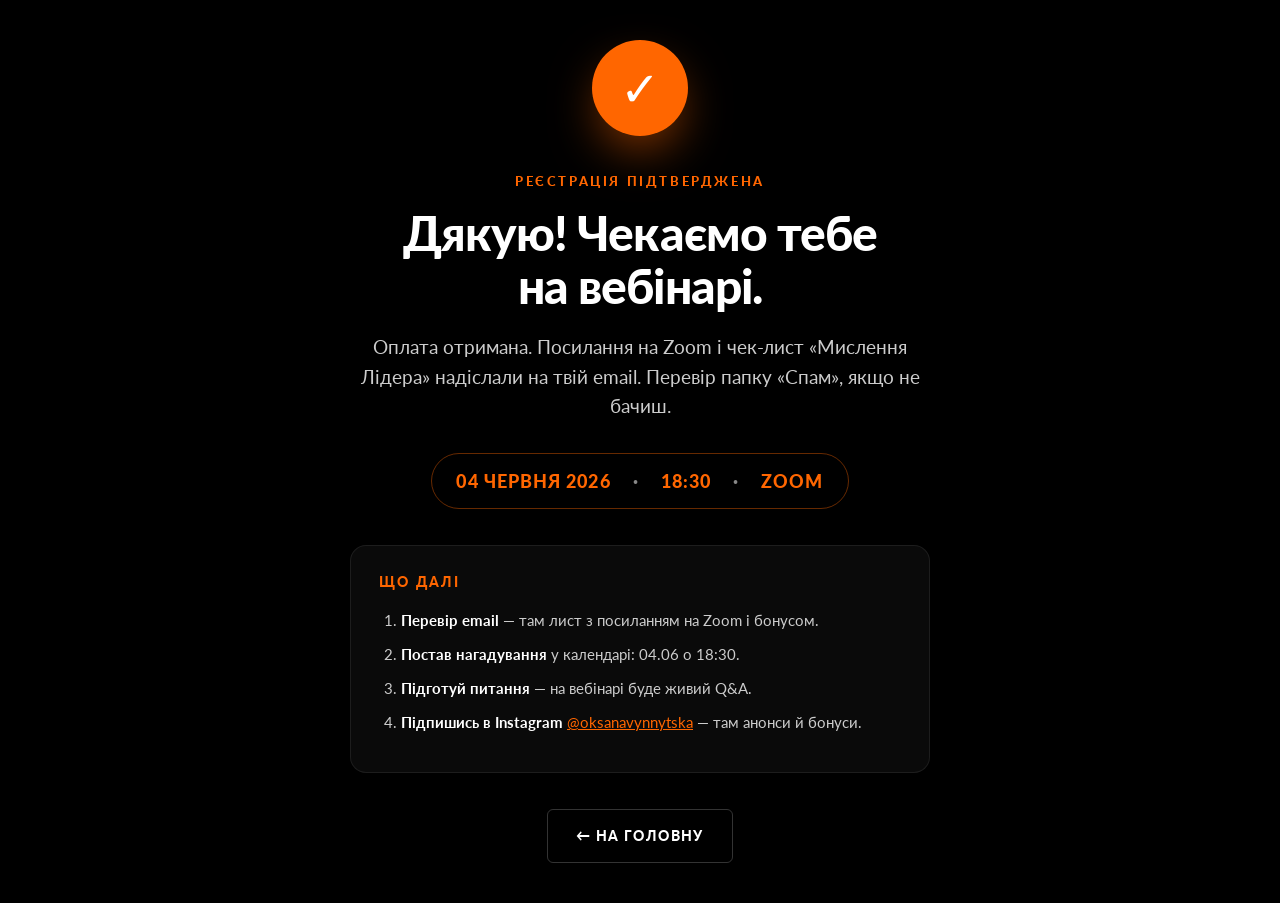
<file: thanks.html>
<!doctype html>
<html lang="uk">
<head>
<meta charset="utf-8" />
<meta name="viewport" content="width=device-width, initial-scale=1, viewport-fit=cover" />
<title>Дякуємо за реєстрацію! · Мислення Лідера</title>
<meta name="description" content="Дякуємо за реєстрацію на вебінар «Мислення Лідера». До зустрічі 04 червня о 18:30." />
<meta name="theme-color" content="#000000" />
<link rel="preconnect" href="https://fonts.googleapis.com" />
<link rel="preconnect" href="https://fonts.gstatic.com" crossorigin />
<link href="https://fonts.googleapis.com/css2?family=Lato:wght@400;700;900&display=swap" rel="stylesheet" />
<link rel="stylesheet" href="styles.css" />

<!-- ============================================
     FACEBOOK PIXEL · ID 892749903784140
     ⚠ Ця сторінка фіксує PURCHASE — найважливіша подія для оптимізації реклами
     ============================================ -->
<script>
!function(f,b,e,v,n,t,s){if(f.fbq)return;n=f.fbq=function(){n.callMethod?
n.callMethod.apply(n,arguments):n.queue.push(arguments)};if(!f._fbq)f._fbq=n;
n.push=n;n.loaded=!0;n.version='2.0';n.queue=[];t=b.createElement(e);t.async=!0;
t.src=v;s=b.getElementsByTagName(e)[0];s.parentNode.insertBefore(t,s)}(window,
document,'script','https://connect.facebook.net/en_US/fbevents.js');
fbq('init', '892749903784140');
fbq('track', 'PageView');
fbq('track', 'Purchase', {
  content_name: 'Вебінар Мислення Лідера',
  value: 490,
  currency: 'UAH'
});
</script>
<noscript><img height="1" width="1" style="display:none" alt=""
  src="https://www.facebook.com/tr?id=892749903784140&ev=Purchase&cd[value]=490&cd[currency]=UAH&noscript=1" /></noscript>

<style>
  body {
    margin: 0;
    background: #000;
    color: #fff;
    font-family: "Lato", system-ui, sans-serif;
    min-height: 100svh;
    display: flex;
    flex-direction: column;
    align-items: center;
    justify-content: center;
    padding: 40px 24px;
    text-align: center;
  }
  .thanks-wrap {
    max-width: 580px;
    width: 100%;
  }
  .ok-icon {
    width: 96px; height: 96px;
    margin: 0 auto 32px;
    border-radius: 50%;
    background: #FF6600;
    display: flex;
    align-items: center;
    justify-content: center;
    color: #fff;
    font-size: 48px;
    font-weight: 900;
    box-shadow: 0 20px 50px -10px rgba(255,102,0,0.6);
  }
  .eyebrow {
    display: inline-block;
    font-weight: 900;
    font-size: 13px;
    letter-spacing: 0.2em;
    text-transform: uppercase;
    color: #FF6600;
    margin-bottom: 16px;
  }
  h1 {
    font-size: clamp(28px, 5vw, 48px);
    font-weight: 900;
    line-height: 1.1;
    letter-spacing: -0.02em;
    margin: 0 0 20px;
  }
  p.lead {
    font-size: clamp(16px, 2vw, 19px);
    line-height: 1.55;
    color: #ccc;
    margin: 0 0 32px;
  }
  .when {
    display: inline-flex;
    flex-wrap: wrap;
    justify-content: center;
    gap: 12px 22px;
    padding: 14px 24px;
    border: 1px solid rgba(255,102,0,0.4);
    border-radius: 100px;
    font-weight: 900;
    font-size: clamp(14px, 1.6vw, 18px);
    letter-spacing: 0.06em;
    text-transform: uppercase;
    color: #FF6600;
    margin-bottom: 36px;
  }
  .when span + span::before {
    content: "·";
    margin-right: 22px;
    color: #888;
  }
  .next-steps {
    text-align: left;
    background: rgba(255,255,255,0.04);
    border: 1px solid rgba(255,255,255,0.08);
    border-radius: 16px;
    padding: 28px;
    margin-bottom: 36px;
  }
  .next-steps h3 {
    margin: 0 0 18px;
    font-size: 14px;
    letter-spacing: 0.16em;
    text-transform: uppercase;
    color: #FF6600;
    font-weight: 900;
  }
  .next-steps ol {
    margin: 0;
    padding-left: 22px;
    color: #ccc;
    font-size: 15px;
    line-height: 1.6;
  }
  .next-steps li { margin-bottom: 10px; }
  .next-steps li strong { color: #fff; }
  a.back {
    display: inline-flex;
    align-items: center;
    gap: 10px;
    padding: 16px 28px;
    background: transparent;
    color: #fff;
    border: 1px solid rgba(255,255,255,0.2);
    border-radius: 6px;
    text-decoration: none;
    font-weight: 900;
    font-size: 14px;
    letter-spacing: 0.1em;
    text-transform: uppercase;
    transition: background 0.2s ease;
  }
  a.back:hover { background: rgba(255,255,255,0.06); }
</style>
</head>
<body>
  <div class="thanks-wrap">
    <div class="ok-icon">✓</div>
    <span class="eyebrow">Реєстрація підтверджена</span>
    <h1>Дякую! Чекаємо тебе<br>на вебінарі.</h1>
    <p class="lead">
      Оплата отримана. Посилання на Zoom і чек-лист «Мислення Лідера»
      надіслали на твій email. Перевір папку «Спам», якщо не бачиш.
    </p>

    <div class="when">
      <span>04 червня 2026</span>
      <span>18:30</span>
      <span>Zoom</span>
    </div>

    <div class="next-steps">
      <h3>Що далі</h3>
      <ol>
        <li><strong>Перевір email</strong> — там лист з посиланням на Zoom і бонусом.</li>
        <li><strong>Постав нагадування</strong> у календарі: 04.06 о 18:30.</li>
        <li><strong>Підготуй питання</strong> — на вебінарі буде живий Q&amp;A.</li>
        <li><strong>Підпишись в Instagram</strong> <a href="https://instagram.com/oksanavynnytska" style="color:#FF6600">@oksanavynnytska</a> — там анонси й бонуси.</li>
      </ol>
    </div>

    <a href="/" class="back">← На головну</a>
  </div>
</body>
</html>
</file>
<file: styles.css>
/* =====================================================
   ЛЕНДІНГ ВЕБІНАРУ "Мислення Лідера"
   Brand: чорний + #FF6600
   Шрифт: Lato (Black 900 + Regular)
   Mobile-first
   ===================================================== */

*, *::before, *::after { box-sizing: border-box; }
html { scroll-behavior: smooth; -webkit-text-size-adjust: 100%; }
body {
  margin: 0;
  font-family: var(--font-sans);
  font-weight: 400;
  font-size: 17px;
  line-height: 1.45;
  color: var(--text);
  background: var(--bg);
  -webkit-font-smoothing: antialiased;
  -moz-osx-font-smoothing: grayscale;
  overflow-x: hidden;
}
img { max-width: 100%; display: block; }

:root {
  /* Brand */
  --orange: #FF6600;
  --orange-deep: #E65A00;
  --orange-bg: #FFF3E8;
  --black: #000000;
  --ink: #0A0A0A;
  --ink-2: #1A1A1A;
  --gray-1: #F5F5F5;
  --gray-2: #E5E5E5;
  --gray-3: #CCCCCC;
  --gray-4: #888888;
  --gray-5: #444444;
  --white: #FFFFFF;
  --text: #1A1A1A;
  --bg: #FFFFFF;
  --font-sans: "Lato", "Arial", "Helvetica Neue", system-ui, sans-serif;

  /* Layout */
  --container: 1180px;
  --pad-x: clamp(20px, 5vw, 64px);
  --gap: clamp(40px, 7vw, 96px);
  --r-sm: 6px;
  --r-md: 12px;
  --r-lg: 20px;
}

/* ----- Typography ----- */
h1, h2, h3, h4 { font-family: var(--font-sans); font-weight: 900; line-height: 1.02; letter-spacing: -0.025em; margin: 0; }
h1 { font-size: clamp(34px, 6.5vw, 60px); }
h2 { font-size: clamp(28px, 4.8vw, 44px); line-height: 1.05; letter-spacing: -0.025em; }
h3 { font-size: clamp(20px, 2.5vw, 26px); line-height: 1.15; letter-spacing: -0.015em; }
h4 { font-size: clamp(18px, 2vw, 22px); line-height: 1.2; letter-spacing: -0.01em; }
p { margin: 0; }
.eyebrow {
  display: inline-block;
  font-weight: 900;
  font-size: 13px;
  letter-spacing: 0.18em;
  text-transform: uppercase;
  color: var(--orange);
}
.eyebrow.on-light { color: var(--orange); }
.muted { color: var(--gray-3); }
.dim { color: var(--gray-4); }

/* ----- Sections ----- */
section { padding: clamp(56px, 7.5vw, 104px) 0; position: relative; }
.section.dark { background: var(--ink); color: var(--white); }
.section.dark h1, .section.dark h2, .section.dark h3, .section.dark h4 { color: var(--white); }
.section.light { background: var(--white); color: var(--ink-2); }
.section.gray { background: var(--gray-1); color: var(--ink-2); }
.container { max-width: var(--container); margin: 0 auto; padding: 0 var(--pad-x); }
.section-head { max-width: 820px; margin-bottom: clamp(40px, 5vw, 64px); }
.section-head h2 .accent { color: var(--orange); }
.section.dark .section-head h2 .accent { color: var(--orange); }

/* ----- Buttons ----- */
.btn {
  display: inline-flex; align-items: center; justify-content: center;
  gap: 10px; padding: 18px 32px;
  background: var(--orange); color: var(--white);
  font-family: var(--font-sans); font-weight: 900;
  font-size: 17px; letter-spacing: 0.03em;
  text-transform: uppercase; text-decoration: none;
  border: none; border-radius: var(--r-sm); cursor: pointer;
  transition: background .2s ease, transform .15s ease, box-shadow .2s ease;
  box-shadow: 0 8px 24px -10px rgba(255, 102, 0, 0.6);
  white-space: nowrap;
}
.btn:hover { background: var(--orange-deep); transform: translateY(-1px); box-shadow: 0 14px 32px -10px rgba(255,102,0,0.7); }
.btn:active { transform: translateY(0); }
.btn .arrow { font-size: 1.2em; line-height: 1; transition: transform .2s ease; }
.btn:hover .arrow { transform: translateX(4px); }
.btn--block { width: 100%; }
.btn--lg { padding: 22px 36px; font-size: 19px; }

/* ----- Top bar / Logo ----- */
.topbar {
  position: absolute; top: 0; left: 0; right: 0; z-index: 5;
  padding: 20px var(--pad-x);
  display: flex; align-items: center; justify-content: space-between;
  background: linear-gradient(180deg, rgba(0,0,0,0.55) 0%, transparent 100%);
}
.logo {
  display: inline-flex; align-items: center;
  text-decoration: none;
}
.logo img {
  height: 44px; width: auto; display: block;
}
@media (min-width: 768px) {
  .logo img { height: 52px; }
  .topbar { padding: 24px var(--pad-x); }
}
.topbar .meta {
  display: none;
}
@media (min-width: 768px) {
  .topbar .meta {
    display: inline-flex;
    gap: 10px;
    align-items: center;
    font-size: 12px;
    letter-spacing: 0.08em;
    text-transform: uppercase;
    background: rgba(0,0,0,0.55);
    backdrop-filter: blur(6px);
    border: 1px solid rgba(255,255,255,0.08);
    padding: 10px 18px;
    border-radius: 100px;
  }
  .topbar .meta span { display: inline-flex; align-items: center; gap: 6px; color: var(--white); }
  .topbar .meta span + span::before {
    content: "·";
    margin-right: 6px;
    color: var(--gray-4);
    font-weight: 700;
  }
  .topbar .meta strong { color: var(--orange); font-weight: 900; }
}
.foot-logo img { height: 44px; }

/* ===========================================
   HERO
   =========================================== */
.hero {
  position: relative; min-height: 100svh;
  display: flex; align-items: center;
  background: #000;
  color: var(--white);
  overflow: hidden;
  padding: 140px 0 100px;
}
.hero-bg {
  position: absolute; inset: 0; z-index: 0;
  background-image: url("hero-bg.jpg");
  background-size: cover;
  background-position: 75% center;
  opacity: 1;
  filter: contrast(1.02) saturate(1.05);
}
.hero-bg::after {
  content: ""; position: absolute; inset: 0;
  /* Strong dark overlay on left where text sits; gradient lighter toward right where speaker face is */
  background:
    linear-gradient(180deg, rgba(0,0,0,0.55) 0%, rgba(0,0,0,0.5) 35%, rgba(0,0,0,0.85) 100%);
}
@media (min-width: 980px) {
  .hero-bg::after {
    background:
      linear-gradient(95deg, rgba(0,0,0,0.92) 0%, rgba(0,0,0,0.85) 40%, rgba(0,0,0,0.5) 65%, rgba(0,0,0,0.15) 100%),
      linear-gradient(180deg, rgba(0,0,0,0.4) 0%, transparent 35%, rgba(0,0,0,0.55) 100%);
  }
  .hero-bg {
    background-position: 78% center;
  }
}
.hero-grid {
  position: absolute; inset: 0; z-index: 1; pointer-events: none;
  background-image:
    linear-gradient(rgba(255,255,255,0.04) 1px, transparent 1px),
    linear-gradient(90deg, rgba(255,255,255,0.04) 1px, transparent 1px);
  background-size: 80px 80px;
  mask-image: linear-gradient(180deg, transparent, black 40%, transparent 95%);
  -webkit-mask-image: linear-gradient(180deg, transparent, black 40%, transparent 95%);
}
.hero .container { position: relative; z-index: 2; width: 100%; }
.hero-inner {
  display: block;
}
.hero-text { position: relative; z-index: 3; max-width: 1080px; }
.hero-label {
  display: inline-flex; align-items: center; gap: 10px;
  padding: 8px 14px;
  border: 1px solid rgba(255, 102, 0, 0.6);
  border-radius: 100px;
  font-size: 11px; font-weight: 900; letter-spacing: 0.18em;
  text-transform: uppercase; color: var(--orange);
  margin-bottom: 28px;
}
.hero-label .pulse { width: 8px; height: 8px; border-radius: 50%; background: var(--orange); animation: pulse 1.6s ease-out infinite; }
@keyframes pulse {
  0% { box-shadow: 0 0 0 0 rgba(255,102,0,0.7); }
  70% { box-shadow: 0 0 0 12px rgba(255,102,0,0); }
  100% { box-shadow: 0 0 0 0 rgba(255,102,0,0); }
}
/* Hero typography:
   .hero-overtitle = BIG bold title
   .hero-headline (inside h1) = smaller orange subtitle */
.hero-overtitle {
  font-family: var(--font-sans);
  font-weight: 900;
  font-size: clamp(42px, 9vw, 120px);
  letter-spacing: -0.045em;
  color: var(--white);
  margin: 8px 0 14px;
  text-transform: uppercase;
  line-height: 0.92;
  text-shadow: 0 4px 32px rgba(0,0,0,0.65), 0 1px 4px rgba(0,0,0,0.55);
}
.hero-overtitle::after {
  content: "";
  display: block;
  width: 72px; height: 4px;
  background: var(--orange);
  margin-top: 18px;
  border-radius: 2px;
}
.hero h1 {
  font-size: clamp(20px, 2.8vw, 36px);
  line-height: 1.18;
  letter-spacing: -0.018em;
  margin: 0 0 32px;
  max-width: none;
  font-weight: 600;
  color: var(--orange);
  text-shadow: 0 2px 20px rgba(0,0,0,0.55), 0 1px 3px rgba(0,0,0,0.4);
}
.hero h1 .hero-headline {
  display: block;
  max-width: 32ch;
}
@media (min-width: 980px) {
  .hero h1 .hero-headline {
    max-width: 26ch;
  }
}
.hero h1 .line2, .hero h1 .line3 { color: var(--orange); display: block; }
.hero h1 .line1 { display: block; }
.hero-sub {
  font-size: clamp(15px, 1.5vw, 18px);
  line-height: 1.45; color: var(--gray-3);
  max-width: 56ch; margin-bottom: 32px;
}
.hero-meta {
  display: flex; flex-wrap: wrap; gap: 12px 24px;
  margin-bottom: 32px;
  font-size: clamp(14px, 1.4vw, 17px);
  font-weight: 900; letter-spacing: 0.08em;
  text-transform: uppercase; color: var(--orange);
}
.hero-meta span { display: inline-flex; align-items: center; gap: 10px; }
.hero-meta span::before { content: ""; width: 4px; height: 4px; background: var(--orange); border-radius: 50%; }
.hero-meta span:first-child::before { display: none; }
.hero-cta { display: flex; flex-wrap: wrap; gap: 14px; align-items: center; }
.hero-cta .seats {
  font-size: 13px; color: var(--gray-4);
  display: inline-flex; align-items: center; gap: 8px;
}
.hero-cta .seats::before { content: ""; width: 6px; height: 6px; background: #4ad67f; border-radius: 50%; box-shadow: 0 0 0 4px rgba(74,214,127,0.18); }

/* Scroll cue */
.scroll-cue {
  position: absolute; left: 50%; bottom: 24px; transform: translateX(-50%);
  font-size: 11px; letter-spacing: 0.24em; text-transform: uppercase;
  color: var(--gray-4); display: none; z-index: 3;
}
.scroll-cue::after {
  content: ""; display: block; width: 1px; height: 28px; background: var(--gray-5); margin: 10px auto 0;
  animation: cue 2.4s ease-in-out infinite;
}
@keyframes cue { 0%, 100% { transform: scaleY(0.4); transform-origin: top; } 50% { transform: scaleY(1); } }
@media (min-width: 1024px) { .scroll-cue { display: block; } }

/* ===========================================
   PAINS (Block 1)
   =========================================== */
.pains { background: var(--gray-1); }
.pains-grid {
  display: grid;
  grid-template-columns: 1fr;
  gap: 14px;
}
@media (min-width: 720px) { .pains-grid { grid-template-columns: 1fr 1fr; gap: 18px; } }
.pain {
  position: relative;
  background: var(--white);
  border: 1px solid var(--gray-2);
  padding: 22px 24px 22px 56px;
  border-radius: var(--r-md);
  font-size: clamp(16px, 1.5vw, 18px);
  line-height: 1.35;
  font-style: italic;
  color: var(--ink-2);
  transition: border-color .2s ease, transform .2s ease, box-shadow .2s ease;
}
.pain::before {
  content: "“";
  position: absolute; left: 18px; top: 8px;
  font-family: Georgia, serif;
  font-size: 56px;
  font-style: normal;
  color: var(--orange);
  line-height: 1;
}
.pain:hover { border-color: var(--orange); transform: translateY(-2px); box-shadow: 0 12px 28px -16px rgba(0,0,0,0.18); }
.pain-conclusion {
  margin-top: 28px;
  background: var(--orange);
  color: var(--white);
  padding: 28px 32px;
  border-radius: var(--r-md);
  font-weight: 900;
  font-size: clamp(17px, 2vw, 22px);
  line-height: 1.4;
}
.pain-conclusion span { font-weight: 400; display: block; margin-top: 8px; font-size: 0.85em; opacity: 0.9; }

/* ===========================================
   PROGRAM (Block 2)
   =========================================== */
.program { background: var(--ink); color: var(--white); }
.program-list {
  display: flex; flex-direction: column;
}
.program-item {
  display: grid;
  grid-template-columns: auto 1fr;
  gap: 24px;
  padding: 36px 0;
  border-top: 1px solid var(--gray-5);
  align-items: start;
}
.program-item:first-child { border-top: none; padding-top: 0; }
.program-item .num {
  font-size: clamp(40px, 6vw, 64px);
  font-weight: 900;
  color: var(--orange);
  line-height: 1;
  letter-spacing: -0.04em;
  min-width: 1.6em;
}
.program-item h3 { color: var(--white); margin-bottom: 12px; }
.program-item p { color: var(--gray-3); max-width: 64ch; font-size: 16px; line-height: 1.5; }
@media (min-width: 768px) { .program-item { grid-template-columns: 120px 1fr; gap: 40px; } }

.bonus {
  margin-top: 56px;
  display: grid; grid-template-columns: 1fr; gap: 20px;
  background: linear-gradient(135deg, rgba(255,102,0,0.12), rgba(255,102,0,0.04));
  border: 1px solid var(--orange);
  border-radius: var(--r-lg);
  padding: 28px;
  align-items: center;
}
@media (min-width: 768px) { .bonus { grid-template-columns: auto 1fr auto; gap: 28px; padding: 36px; } }
.bonus-icon {
  width: 64px; height: 64px;
  background: var(--orange); color: var(--white);
  display: flex; align-items: center; justify-content: center;
  border-radius: 16px;
  font-size: 28px;
}
.bonus-icon svg { width: 32px; height: 32px; }
.bonus-text .label { color: var(--orange); font-weight: 900; letter-spacing: 0.18em; text-transform: uppercase; font-size: 12px; margin-bottom: 6px; }
.bonus-text h4 { color: var(--white); margin-bottom: 6px; }
.bonus-text p { color: var(--gray-3); font-size: 15px; }
.program-cta { margin-top: 48px; display: flex; justify-content: center; }

/* ===========================================
   AUDIENCE (Block 3)
   =========================================== */
.audience { background: var(--gray-1); }
.aud-grid {
  display: grid; grid-template-columns: 1fr; gap: 20px;
}
@media (min-width: 880px) { .aud-grid { grid-template-columns: 1fr 1fr; gap: 24px; } }

.aud-col { padding: 36px; border-radius: var(--r-lg); }
.aud-col h3 { font-size: 18px; letter-spacing: 0.14em; text-transform: uppercase; margin-bottom: 28px; }
.aud-col ul { list-style: none; padding: 0; margin: 0; display: flex; flex-direction: column; gap: 16px; }
.aud-col li { padding-left: 36px; position: relative; font-size: 17px; line-height: 1.5; }
.aud-col li::before { position: absolute; left: 0; top: 2px; font-weight: 900; font-size: 16px; }

.aud-yes { background: var(--orange-bg); border: 1px solid #FFD6B5; color: var(--ink-2); }
.aud-yes h3 { color: var(--orange); }
.aud-yes li::before { content: "✓"; color: var(--orange); width: 24px; height: 24px; background: var(--orange); color: var(--white); display: flex; align-items: center; justify-content: center; border-radius: 50%; font-size: 13px; top: 0; }

.aud-no { background: var(--ink); color: var(--gray-3); }
.aud-no h3 { color: var(--white); }
.aud-no li::before { content: ""; width: 18px; height: 2px; background: var(--gray-4); top: 14px; }
.aud-no li { color: var(--gray-3); }

/* ===========================================
   SPEAKER (Block 4)
   =========================================== */
.speaker { background: var(--black); color: var(--white); }
.speaker-grid {
  display: grid; gap: 36px;
  grid-template-columns: 1fr;
}
@media (min-width: 880px) {
  .speaker-grid { grid-template-columns: 5fr 7fr; gap: 64px; align-items: start; }
}
.speaker-photo-wrap {
  position: relative;
  border-radius: var(--r-lg);
  overflow: hidden;
  background: var(--ink-2);
  aspect-ratio: 3 / 4;
}
.speaker-photo-wrap img { width: 100%; height: 100%; object-fit: cover; object-position: center top; }
.speaker-photo-wrap::before {
  content: ""; position: absolute; inset: auto -16px -16px auto;
  width: 70%; height: 70%; border: 2px solid var(--orange); border-radius: var(--r-lg);
  z-index: -1; pointer-events: none;
}
.speaker-photo-wrap { isolation: isolate; }
.speaker-photo-wrap .ribbon {
  position: absolute; left: 0; bottom: 0; right: 0;
  padding: 20px 24px;
  background: linear-gradient(180deg, transparent, rgba(0,0,0,0.85));
  display: flex; flex-direction: column; gap: 4px;
}
.speaker-photo-wrap .ribbon strong { font-size: 13px; letter-spacing: 0.18em; text-transform: uppercase; color: var(--orange); }
.speaker-photo-wrap .ribbon span { font-size: 12px; color: var(--gray-3); }

.speaker-info h2 { margin-bottom: 8px; }
.speaker-info .role { color: var(--orange); font-weight: 900; font-size: 14px; letter-spacing: 0.16em; text-transform: uppercase; margin-bottom: 24px; }
.speaker-info .intro { color: var(--gray-3); font-size: 17px; line-height: 1.6; max-width: 60ch; margin-bottom: 32px; }
.speaker-stats {
  display: grid; grid-template-columns: repeat(2, 1fr); gap: 16px;
  margin-bottom: 32px;
}
@media (min-width: 600px) { .speaker-stats { grid-template-columns: repeat(4, 1fr); } }
.stat {
  background: rgba(255,255,255,0.04);
  border: 1px solid rgba(255,255,255,0.08);
  padding: 18px;
  border-radius: var(--r-md);
}
.stat .num { font-size: clamp(24px, 3vw, 32px); font-weight: 900; color: var(--orange); line-height: 1; margin-bottom: 6px; }
.stat .label { font-size: 12px; color: var(--gray-3); letter-spacing: 0.04em; line-height: 1.35; }

.speaker-facts { list-style: none; padding: 0; margin: 0 0 28px; display: flex; flex-direction: column; gap: 12px; }
.speaker-facts li { padding-left: 28px; position: relative; color: var(--gray-3); font-size: 16px; line-height: 1.5; }
.speaker-facts li::before { content: "→"; position: absolute; left: 0; top: 0; color: var(--orange); font-weight: 900; }

.speaker-quote {
  border-left: 3px solid var(--orange);
  padding: 6px 0 6px 20px;
  font-style: italic;
  color: var(--gray-3);
  font-size: 18px;
  line-height: 1.55;
  margin: 0 0 28px;
}

.brands {
  margin-top: 8px;
  padding-top: 28px;
  border-top: 1px solid var(--gray-5);
}
.brands-label { font-size: 11px; letter-spacing: 0.2em; text-transform: uppercase; color: var(--gray-4); margin-bottom: 14px; }
.brands-list {
  display: flex; flex-wrap: wrap; gap: 8px 20px;
  font-size: 13px; color: var(--gray-3); line-height: 1.6;
}
.brands-list span { font-weight: 700; letter-spacing: 0.04em; }

/* ===========================================
   REVIEWS (Block 5)
   =========================================== */
.reviews { background: var(--white); }
.reviews-grid {
  display: grid;
  grid-template-columns: 1fr;
  gap: 18px;
}
@media (min-width: 640px) { .reviews-grid { grid-template-columns: 1fr 1fr; gap: 20px; } }
@media (min-width: 980px) { .reviews-grid { grid-template-columns: repeat(3, 1fr); gap: 24px; } }
.review {
  background: var(--gray-1);
  border-radius: var(--r-md);
  overflow: hidden;
  border: 1px solid var(--gray-2);
  transition: transform .2s ease, box-shadow .2s ease;
}
.review:hover { transform: translateY(-3px); box-shadow: 0 20px 40px -20px rgba(0,0,0,0.25); }
.review img { width: 100%; height: auto; display: block; }

.reviews-stats {
  display: grid; grid-template-columns: repeat(2, 1fr); gap: 16px;
  margin-bottom: 48px; max-width: 720px;
}
@media (min-width: 700px) { .reviews-stats { grid-template-columns: repeat(4, 1fr); } }
.rs { text-align: left; }
.rs .num { font-size: clamp(32px, 4vw, 44px); font-weight: 900; color: var(--orange); line-height: 1; }
.rs .lbl { font-size: 12px; color: var(--ink-2); letter-spacing: 0.06em; line-height: 1.35; margin-top: 8px; opacity: 0.7; }

/* ===========================================
   FAQ (Block 6)
   =========================================== */
.faq { background: #0D0D0D; color: var(--white); }
.faq-list { display: flex; flex-direction: column; }
.faq-item {
  border-top: 1px solid var(--gray-5);
}
.faq-item:last-child { border-bottom: 1px solid var(--gray-5); }
.faq-q {
  width: 100%; background: transparent; border: none;
  color: var(--white); text-align: left;
  font-family: var(--font-sans); font-weight: 900;
  font-size: clamp(18px, 2vw, 22px);
  padding: 28px 0;
  display: flex; align-items: center; justify-content: space-between;
  gap: 24px; cursor: pointer;
  line-height: 1.3;
}
.faq-q .toggle {
  flex: none;
  width: 36px; height: 36px;
  border: 1px solid var(--gray-5);
  border-radius: 50%;
  display: flex; align-items: center; justify-content: center;
  color: var(--orange); font-size: 20px; line-height: 1;
  transition: transform .2s ease, border-color .2s ease, background .2s ease;
}
.faq-q:hover .toggle { border-color: var(--orange); background: rgba(255,102,0,0.08); }
.faq-item.open .faq-q .toggle { transform: rotate(45deg); background: var(--orange); color: var(--white); border-color: var(--orange); }
.faq-a {
  max-height: 0; overflow: hidden;
  transition: max-height .35s ease, padding .35s ease;
  color: var(--gray-3); font-size: 16px; line-height: 1.65;
}
.faq-item.open .faq-a { max-height: 600px; padding: 0 0 28px; }
.faq-cta { margin-top: 48px; display: flex; justify-content: center; }

/* ===========================================
   FINAL CTA (Block 7) + form
   =========================================== */
.final { background: var(--black); color: var(--white); }
.final-wrap {
  max-width: 1080px; margin: 0 auto; text-align: center;
}
.final h2 { margin-bottom: 16px; font-size: clamp(30px, 4.6vw, 48px); }
.final h2 .accent { color: var(--orange); }
.final .sub { color: var(--gray-3); font-size: clamp(15px, 1.5vw, 18px); margin-bottom: 28px; }
.final .when {
  display: inline-flex; flex-wrap: wrap; justify-content: center; gap: 12px 24px;
  margin-bottom: 36px;
  font-weight: 900; font-size: clamp(16px, 1.8vw, 22px);
  letter-spacing: 0.06em; text-transform: uppercase; color: var(--orange);
  padding: 12px 24px;
  border: 1px solid rgba(255,102,0,0.4); border-radius: 100px;
}
.final .when span { display: inline-flex; align-items: center; gap: 10px; }
.final .when span + span::before { content: ""; width: 4px; height: 4px; background: var(--orange); border-radius: 50%; margin-right: 14px; }

/* Countdown */
.countdown {
  display: grid; grid-template-columns: repeat(4, 1fr);
  max-width: 480px; margin: 0 auto 36px; gap: 10px;
}
.cd-cell {
  background: rgba(255,255,255,0.04);
  border: 1px solid rgba(255,255,255,0.08);
  border-radius: var(--r-md);
  padding: 16px 6px;
}
.cd-cell .v { font-size: clamp(24px, 4vw, 36px); font-weight: 900; color: var(--orange); line-height: 1; font-variant-numeric: tabular-nums; }
.cd-cell .l { font-size: 10px; letter-spacing: 0.2em; text-transform: uppercase; color: var(--gray-4); margin-top: 8px; }

/* Form */
.form-card {
  background: rgba(255,255,255,0.03);
  border: 1px solid rgba(255,255,255,0.1);
  border-radius: var(--r-lg);
  padding: clamp(24px, 4vw, 40px);
  text-align: left;
  backdrop-filter: blur(8px);
}
.form-card .form-head {
  text-align: center; margin-bottom: 24px;
}
.form-card .form-head h3 { font-size: 22px; margin-bottom: 6px; }
.form-card .form-head p { color: var(--gray-3); font-size: 14px; }
.form-row { display: flex; flex-direction: column; gap: 6px; margin-bottom: 14px; }
.form-row label {
  font-size: 12px; letter-spacing: 0.1em; text-transform: uppercase;
  color: var(--gray-3); font-weight: 700;
}
.form-row input {
  width: 100%; padding: 16px 18px;
  background: rgba(255,255,255,0.06);
  border: 1px solid rgba(255,255,255,0.12);
  color: var(--white); font-family: var(--font-sans); font-size: 16px;
  border-radius: var(--r-sm);
  transition: border-color .2s ease, background .2s ease;
}
.form-row input::placeholder { color: var(--gray-4); }
.form-row input:focus { outline: none; border-color: var(--orange); background: rgba(255,102,0,0.06); }
.form-row.err input { border-color: #ff5555; }
.form-row .hint { font-size: 12px; color: var(--gray-4); margin-top: 4px; }
.form-card button[type="submit"] { width: 100%; margin-top: 8px; }
.form-privacy { font-size: 12px; color: var(--gray-4); margin-top: 14px; text-align: center; }
.form-privacy a { color: var(--gray-3); }
.form-success {
  display: none; text-align: center; padding: 24px 0;
}
.form-success .ok-icon {
  width: 64px; height: 64px; margin: 0 auto 16px;
  border-radius: 50%; background: var(--orange);
  display: flex; align-items: center; justify-content: center;
  color: var(--white); font-size: 32px;
}
.form-success h3 { margin-bottom: 8px; }
.form-success p { color: var(--gray-3); font-size: 15px; }
.form-card.submitted .form-fields { display: none; }
.form-card.submitted .form-success { display: block; }

/* ----- Registration flow (2 steps) ----- */
.reg-flow {
  display: grid; gap: 24px;
  grid-template-columns: 1fr;
  text-align: left;
}
.reg-flow { max-width: 560px; margin: 0 auto; }

.steps {
  list-style: none; padding: 0; margin: 0 0 8px;
  display: grid; gap: 14px;
  grid-template-columns: 1fr;
}
@media (min-width: 720px) {
  .steps { grid-template-columns: 1fr 1fr; gap: 18px; }
}
.step {
  display: flex; gap: 18px;
  background: rgba(255,255,255,0.03);
  border: 1px solid rgba(255,255,255,0.08);
  border-radius: var(--r-md);
  padding: 22px 22px 22px 20px;
}
.step-num {
  flex: none;
  width: 44px; height: 44px;
  border-radius: 50%;
  background: var(--orange); color: var(--white);
  font-weight: 900; font-size: 20px;
  display: flex; align-items: center; justify-content: center;
  letter-spacing: -0.02em;
}
.step-body h3 {
  color: var(--white); font-size: 18px; margin: 6px 0 6px;
}
.step-body p {
  color: var(--gray-3); font-size: 14px; line-height: 1.5;
}

.form-card--gform { padding: clamp(18px, 3vw, 28px); }
.form-card--gform .form-head { margin-bottom: 18px; text-align: left; }
.gform-wrap {
  background: #fff;
  border-radius: var(--r-sm);
  overflow: hidden;
  position: relative;
  min-height: 600px;
}
.gform-wrap iframe {
  display: block; width: 100%; border: 0;
  min-height: 600px;
  background: #fff;
}

.pay-card {
  background: linear-gradient(180deg, rgba(255,102,0,0.16) 0%, rgba(255,102,0,0.04) 100%);
  border: 1px solid var(--orange);
  border-radius: var(--r-lg);
  padding: clamp(24px, 3vw, 32px);
  text-align: center;
  position: sticky;
  top: 24px;
  align-self: start;
}
.pay-card .pay-head { margin-bottom: 12px; }
.pay-card .pay-head .eyebrow { display: inline-block; margin-bottom: 8px; }
.pay-card .pay-head h3 { color: var(--white); font-size: 22px; }
.pay-card .pay-price {
  display: flex; align-items: baseline; justify-content: center;
  gap: 8px; margin: 14px 0 22px;
  color: var(--white);
}
.pay-card .pay-price .amount {
  font-size: clamp(48px, 7vw, 72px);
  font-weight: 900; line-height: 1;
  letter-spacing: -0.04em;
  color: var(--white);
}
.pay-card .pay-price .currency {
  font-size: 22px; font-weight: 700;
  color: var(--orange); letter-spacing: 0.02em;
}
.pay-note {
  margin-top: 14px;
  font-size: 12px; color: var(--gray-3); line-height: 1.5;
}

/* Footer */
.foot {
  background: var(--black); color: var(--gray-4);
  padding: 32px var(--pad-x) 36px;
  border-top: 1px solid var(--gray-5);
  font-size: 13px;
  display: flex; flex-direction: column; gap: 16px; align-items: center;
  text-align: center;
}
@media (min-width: 760px) {
  .foot { flex-direction: row; justify-content: space-between; text-align: left; }
}
.foot a { color: var(--gray-3); text-decoration: none; }
.foot a:hover { color: var(--orange); }
.foot .links { display: flex; flex-wrap: wrap; gap: 14px 22px; justify-content: center; }

/* ===========================================
   STICKY CTA
   =========================================== */
.sticky-cta {
  position: fixed; left: 16px; right: 16px; bottom: 16px; z-index: 80;
  transform: translateY(120%); transition: transform .35s var(--ease-out, cubic-bezier(.2,.8,.2,1));
  pointer-events: none;
}
.sticky-cta.show { transform: translateY(0); pointer-events: auto; }
.sticky-cta.hide { transform: translateY(120%); pointer-events: none; }
.sticky-cta .btn {
  width: 100%;
  border-radius: 100px;
  padding: 18px 28px;
  box-shadow: 0 20px 50px -16px rgba(255,102,0,0.7), 0 6px 12px rgba(0,0,0,0.25);
}
@media (min-width: 760px) {
  .sticky-cta { left: auto; right: 24px; bottom: 24px; width: 320px; }
}

/* ===========================================
   TWEAKS (small, optional)
   =========================================== */
#tweaks-toggle-host { display: none; }

/* ===========================================
   Misc / responsive tweaks
   =========================================== */
@media (max-width: 480px) {
  .hero { padding-top: 96px; padding-bottom: 90px; }
  .topbar .logo .sub { display: none; }
  .program-item { padding: 28px 0; }
  .bonus { padding: 22px; }
  .aud-col { padding: 28px; }
}

/* Animations on scroll */
.reveal { opacity: 0; transform: translateY(24px); transition: opacity .8s ease, transform .8s ease; }
.reveal.in { opacity: 1; transform: none; }
</file>
